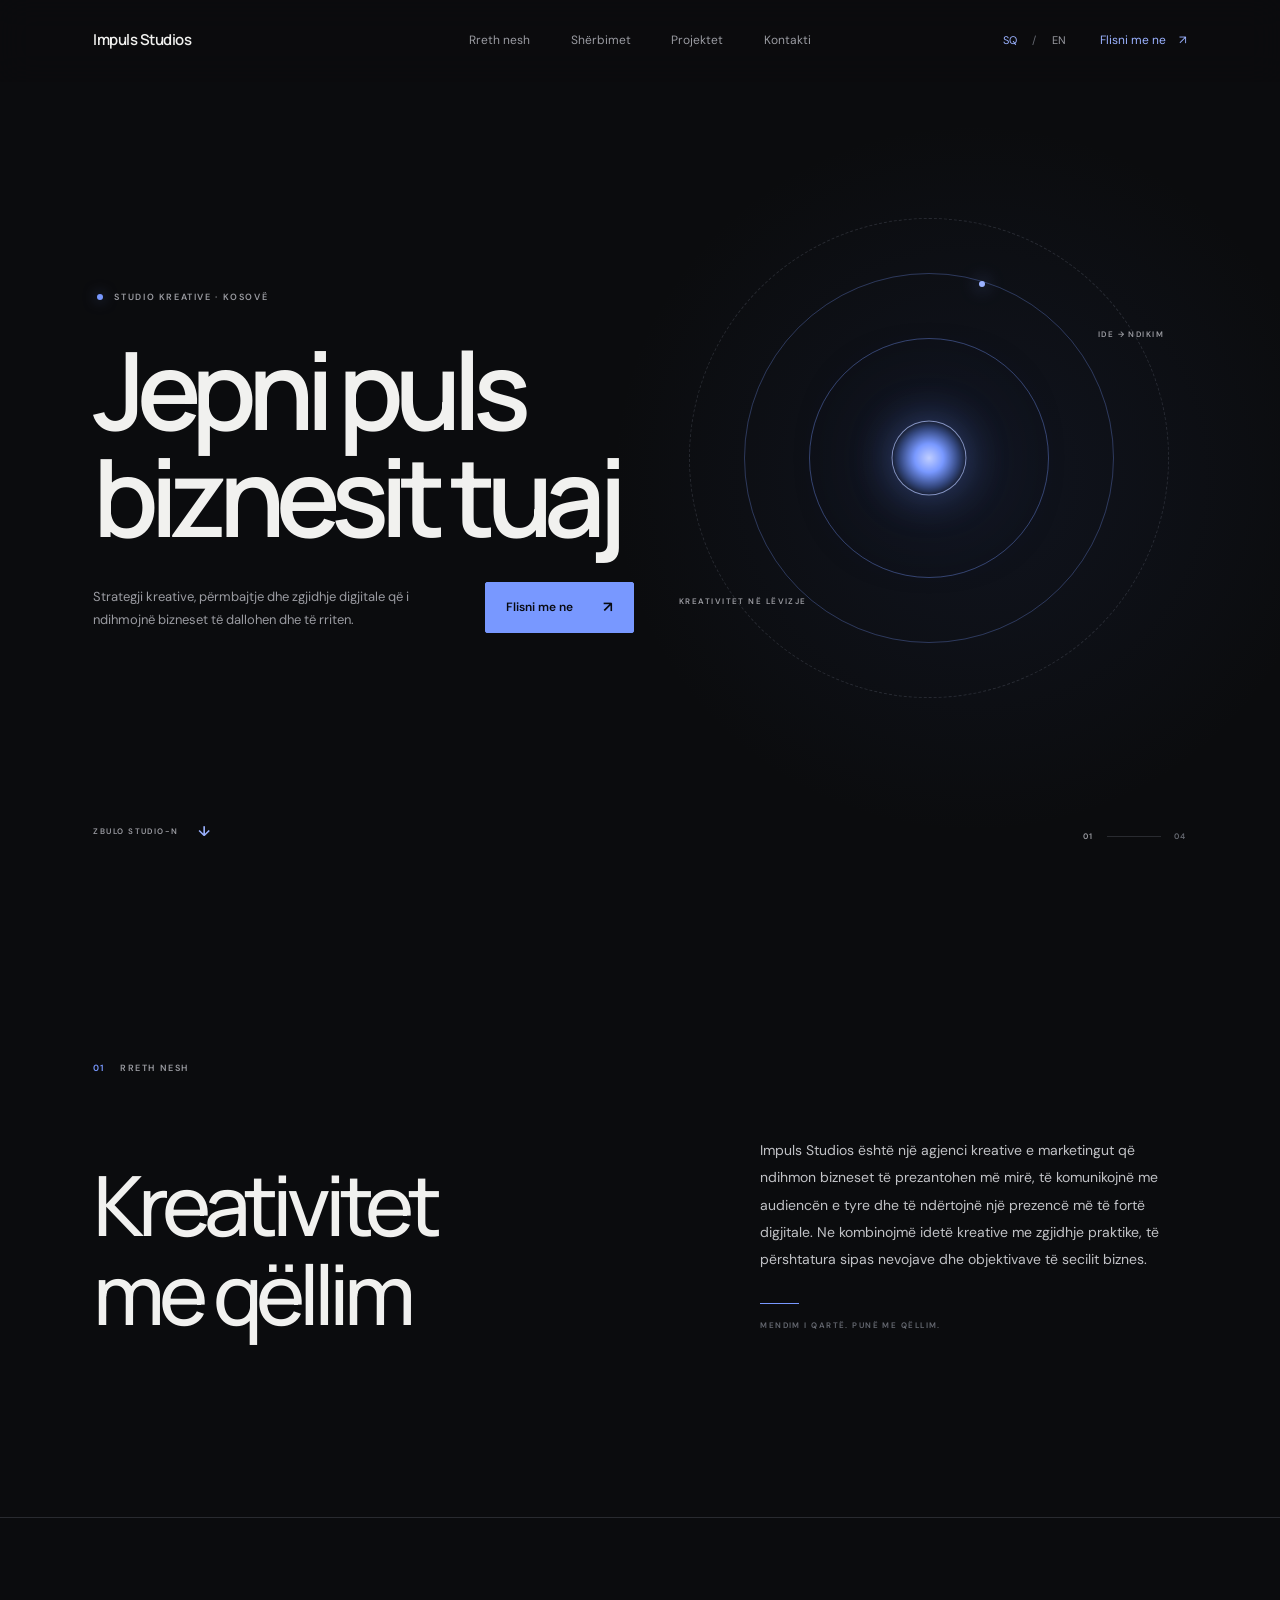
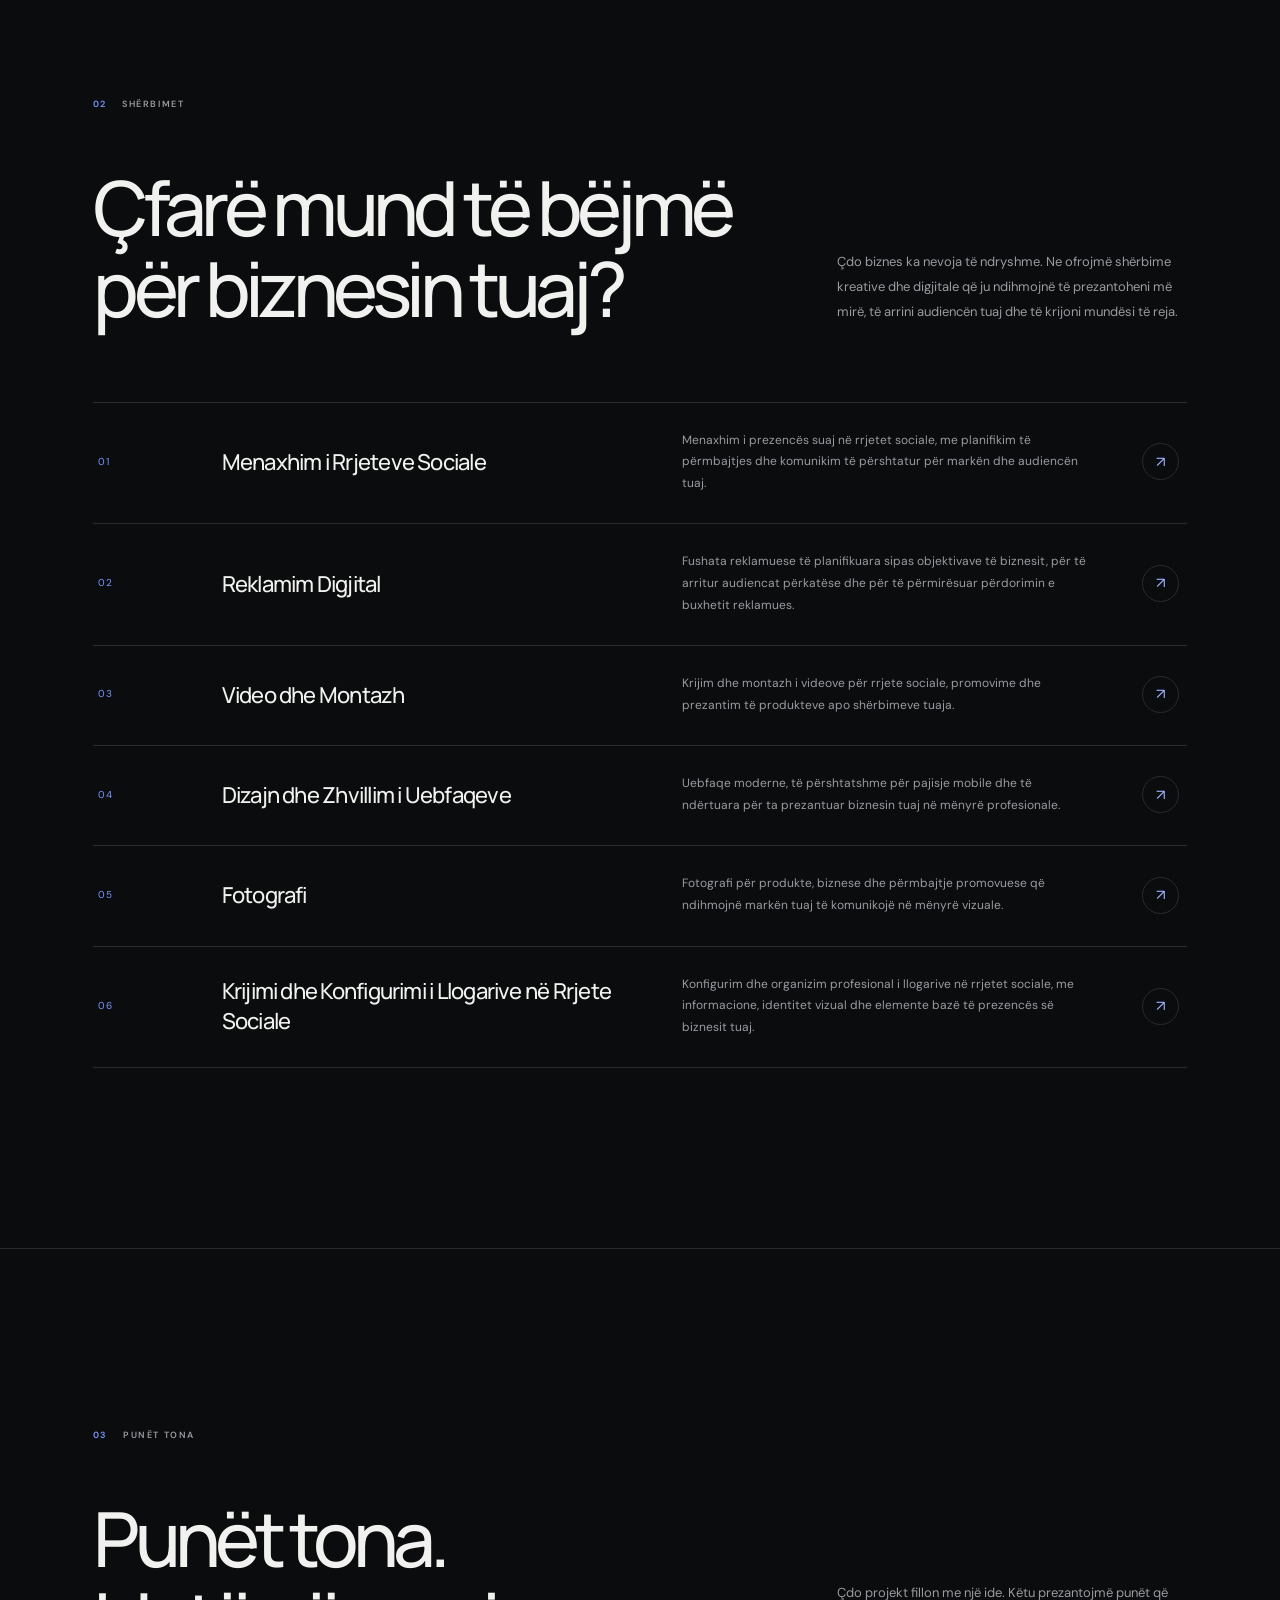
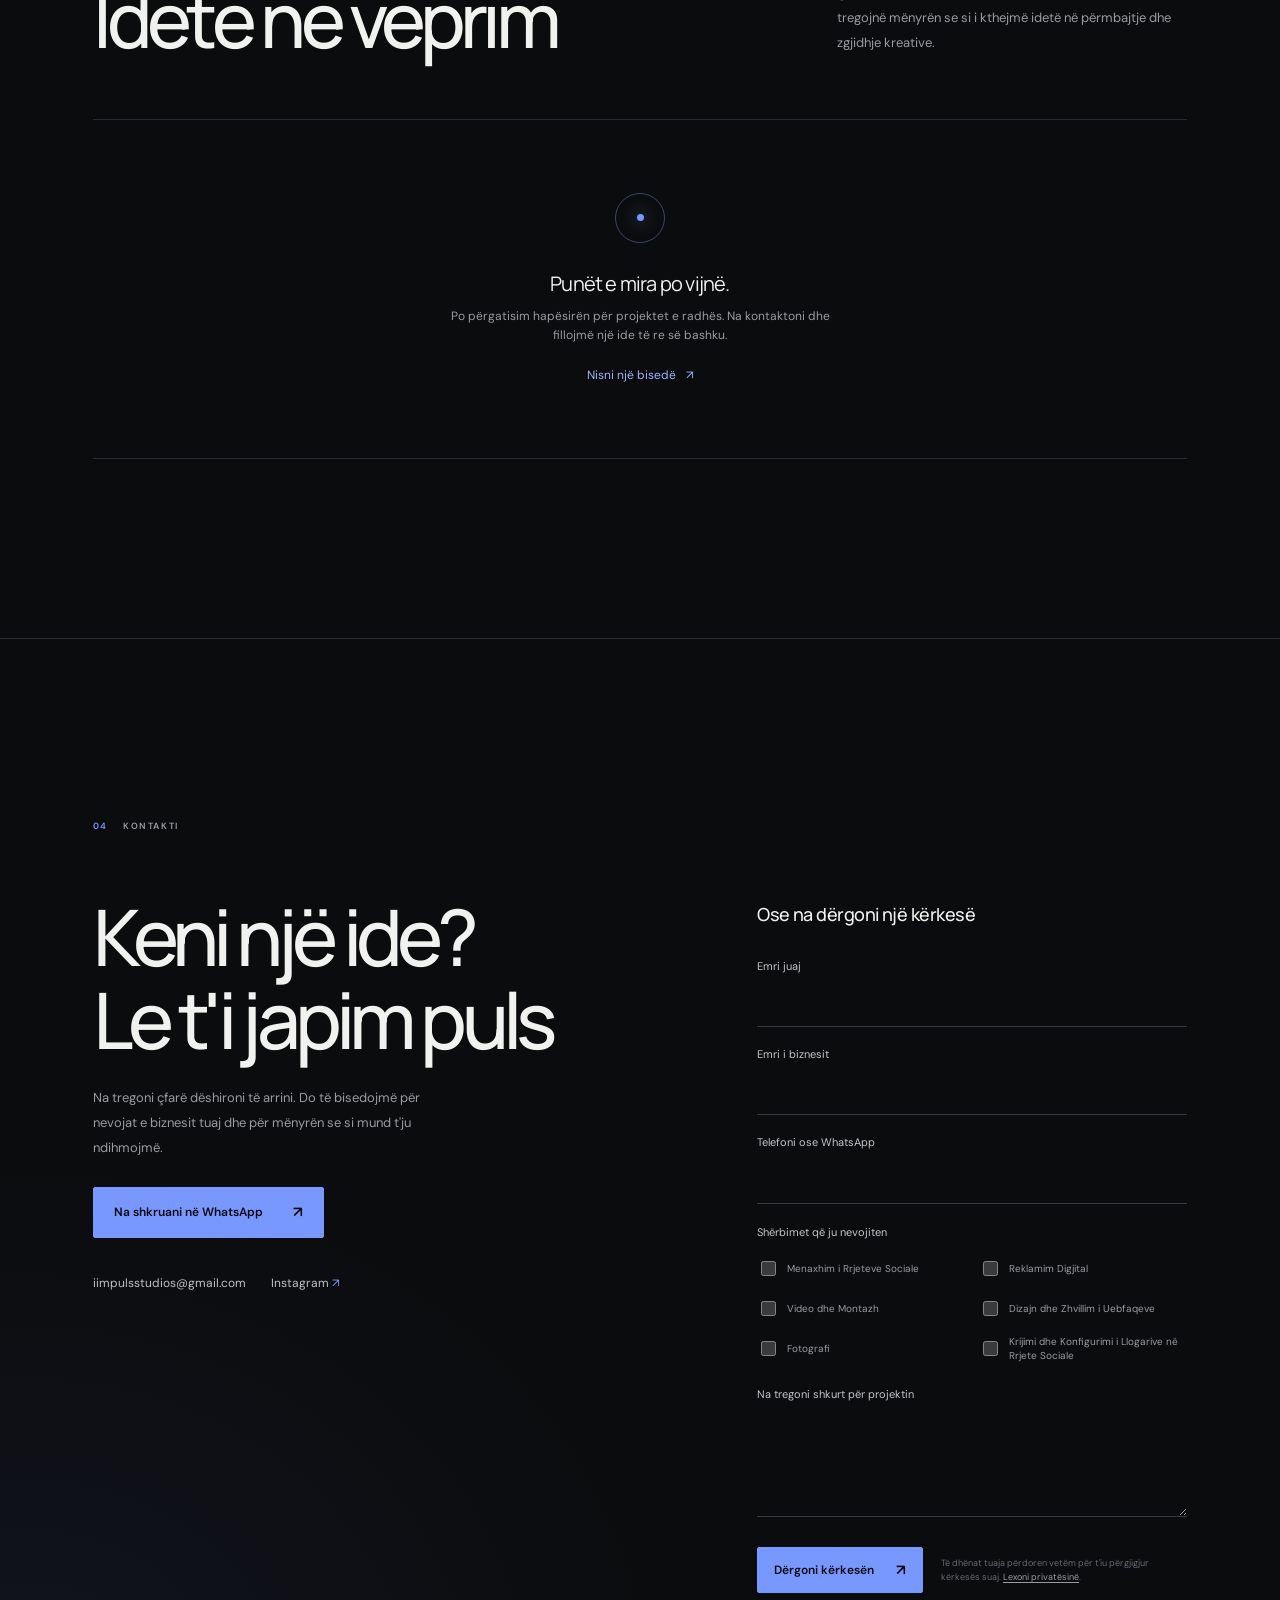
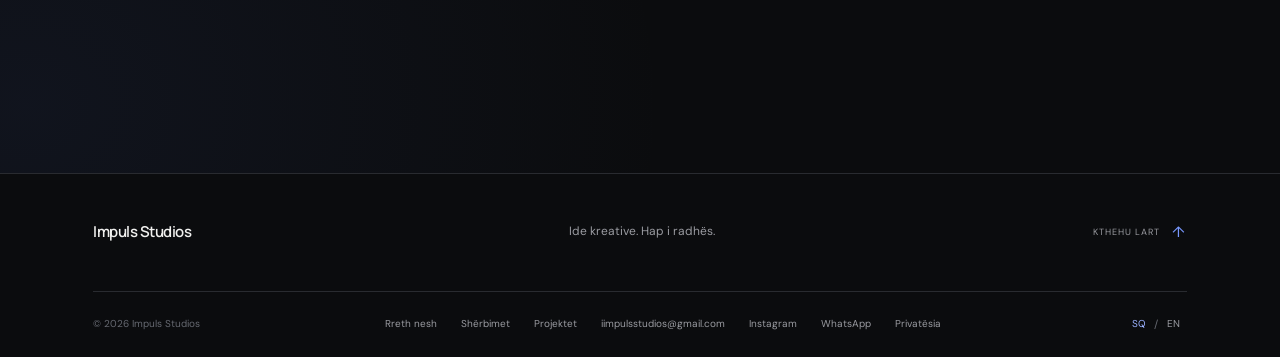
<file: index.html>
<!doctype html>
<html lang="sq">
  <head>
    <meta charset="utf-8">
    <meta name="viewport" content="width=device-width, initial-scale=1">
    <meta name="theme-color" content="#0b0c0e">
    <meta name="description" content="Strategji kreative, përmbajtje dhe zgjidhje digjitale për bizneset që duan të komunikojnë më mirë.">
    <meta property="og:type" content="website">
    <meta property="og:site_name" content="Impuls Studios">
    <meta property="og:locale" content="sq-XK">
    <meta property="og:title" content="Impuls Studios — Jepni puls biznesit tuaj.">
    <meta property="og:description" content="Strategji kreative, përmbajtje dhe zgjidhje digjitale për bizneset që duan të komunikojnë më mirë.">
    <title>Impuls Studios — Jepni puls biznesit tuaj.</title>
    <link rel="preconnect" href="https://fonts.googleapis.com">
    <link rel="preconnect" href="https://fonts.gstatic.com" crossorigin>
    <link href="https://fonts.googleapis.com/css2?family=DM+Sans:wght@400;500;600;700&family=Manrope:wght@400;500;600;700;800&display=swap" rel="stylesheet">
    <link rel="stylesheet" href="/styles.css">
    <script>
      document.documentElement.classList.add("js");
    </script>
    <script src="/app.js" defer></script>
  </head>
  <body>
    <a class="skip-link" href="#main">Kalo te përmbajtja</a>
    <header class="site-header" id="top">
      <a class="wordmark" href="#home" aria-label="Impuls Studios — faqja kryesore">Impuls Studios</a>
      <button class="menu-toggle" type="button" aria-expanded="false" aria-controls="primary-nav">
        <span class="menu-toggle-label">Menu</span>
        <span class="menu-icon" aria-hidden="true"><span></span><span></span></span>
      </button>
      <nav class="primary-nav" id="primary-nav" aria-label="Navigimi kryesor">
        <a href="#about" data-nav="about">Rreth nesh</a>
        <a href="#services" data-nav="services">Shërbimet</a>
        <a href="#work" data-nav="work">Projektet</a>
        <a href="#contact" data-nav="contact">Kontakti</a>
      </nav>
      <div class="header-actions">
        <div class="language-switch" role="group" aria-label="Zgjidh gjuhën">
          <button type="button" data-language="sq" aria-pressed="true">SQ</button>
          <span aria-hidden="true">/</span>
          <button type="button" data-language="en" aria-pressed="false">EN</button>
        </div>
        <a class="header-cta" href="https://wa.me/38343814168" target="_blank" rel="noopener noreferrer" data-contact="whatsapp"><span data-copy="nav.contactCta">Flisni me ne</span><span aria-hidden="true">↗</span></a>
      </div>
    </header>

    <main id="main">
      <section class="hero section-shell" id="home" aria-labelledby="hero-title">
        <div class="hero-copy">
          <p class="eyebrow hero-eyebrow"><span class="status-dot" aria-hidden="true"></span><span data-copy="hero.eyebrow">STUDIO KREATIVE · KOSOVË</span></p>
          <h1 id="hero-title" data-copy="hero.title">Jepni puls<br>biznesit tuaj<span class="title-period">.</span></h1>
          <div class="hero-bottom">
            <p class="hero-description" data-copy="hero.description">Strategji kreative, përmbajtje dhe zgjidhje digjitale që i ndihmojnë bizneset të dallohen dhe të rriten.</p>
            <a class="button button-primary whatsapp-link" href="https://wa.me/38343814168" target="_blank" rel="noopener noreferrer" data-contact="whatsapp">
              <span data-copy="hero.cta">Flisni me ne</span><span class="button-arrow" aria-hidden="true">↗</span>
            </a>
          </div>
        </div>
        <div class="hero-art" aria-hidden="true">
          <div class="orbit orbit-outer"></div>
          <div class="orbit orbit-middle"></div>
          <div class="orbit orbit-inner"></div>
          <span class="pulse-core"></span>
          <span class="orbit-label orbit-label-top" data-copy="hero.artTop">IDE → NDIKIM</span>
          <span class="orbit-label orbit-label-bottom" data-copy="hero.artBottom">KREATIVITET NË LËVIZJE</span>
          <span class="orbit-marker"></span>
        </div>
        <a class="hero-scroll" href="#about"><span data-copy="hero.scroll">ZBULO STUDIO-N</span><span aria-hidden="true">↓</span></a>
        <div class="hero-index" aria-hidden="true"><span>01</span><span class="hero-index-line"></span><span>04</span></div>
      </section>

      <section class="about-section section-shell section-space" id="about" aria-labelledby="about-title">
        <div class="section-kicker reveal"><span class="section-number">01</span><span data-copy="about.kicker">RRETH NESH</span></div>
        <div class="about-content reveal">
          <h2 class="section-heading" id="about-title" data-copy="about.title">Kreativitet<br>me qëllim<span class="title-period">.</span></h2>
          <div class="about-text">
            <p class="large-copy" data-copy="about.description">Impuls Studios është një agjenci kreative e marketingut që ndihmon bizneset të prezantohen më mirë, të komunikojnë me audiencën e tyre dhe të ndërtojnë një prezencë më të fortë digjitale. Ne kombinojmë idetë kreative me zgjidhje praktike, të përshtatura sipas nevojave dhe objektivave të secilit biznes.</p>
            <span class="about-rule" aria-hidden="true"></span>
            <p class="micro-copy" data-copy="about.note">MENDIM I QARTË. PUNË ME QËLLIM.</p>
          </div>
        </div>
      </section>

      <section class="services-section section-shell section-space" id="services" aria-labelledby="services-title">
        <div class="section-kicker reveal"><span class="section-number">02</span><span data-copy="services.kicker">SHËRBIMET</span></div>
        <div class="services-intro reveal">
          <h2 class="section-heading" id="services-title" data-copy="services.title">Çfarë mund të bëjmë<br>për biznesin tuaj?</h2>
          <p class="section-intro" data-copy="services.description">Çdo biznes ka nevoja të ndryshme. Ne ofrojmë shërbime kreative dhe digjitale që ju ndihmojnë të prezantoheni më mirë, të arrini audiencën tuaj dhe të krijoni mundësi të reja.</p>
        </div>
        <div class="service-list" id="service-list" aria-live="polite"></div>
      </section>

      <section class="work-section section-shell section-space" id="work" aria-labelledby="work-title">
        <div class="section-kicker reveal"><span class="section-number">03</span><span data-copy="work.kicker">PUNËT TONA</span></div>
        <div class="work-intro reveal">
          <h2 class="section-heading" id="work-title" data-copy="work.title">Punët tona.<br>Idetë në veprim<span class="title-period">.</span></h2>
          <p class="section-intro" data-copy="work.description">Çdo projekt fillon me një ide. Këtu prezantojmë punët që tregojnë mënyrën se si i kthejmë idetë në përmbajtje dhe zgjidhje kreative.</p>
        </div>
        <div class="project-grid" id="project-grid"></div>
        <div class="work-empty reveal" id="work-empty">
          <span class="empty-signal" aria-hidden="true"><span></span></span>
          <p class="empty-title" data-copy="work.emptyTitle">Punët e mira po vijnë.</p>
          <p class="empty-description" data-copy="work.emptyDescription">Po përgatisim hapësirën për projektet e radhës. Na kontaktoni dhe fillojmë një ide të re së bashku.</p>
          <a class="text-link" href="#contact"><span data-copy="work.emptyCta">Nisni një bisedë</span><span aria-hidden="true">↗</span></a>
        </div>
      </section>

      <section class="contact-section section-shell section-space" id="contact" aria-labelledby="contact-title">
        <div class="section-kicker reveal"><span class="section-number">04</span><span data-copy="contact.kicker">KONTAKTI</span></div>
        <div class="contact-layout">
          <div class="contact-copy reveal">
            <h2 class="section-heading" id="contact-title" data-copy="contact.title">Keni një ide?<br>Le t'i japim puls<span class="title-period">.</span></h2>
            <p class="section-intro" data-copy="contact.description">Na tregoni çfarë dëshironi të arrini. Do të bisedojmë për nevojat e biznesit tuaj dhe për mënyrën se si mund t'ju ndihmojmë.</p>
            <a class="button button-primary contact-whatsapp whatsapp-link" href="https://wa.me/38343814168" target="_blank" rel="noopener noreferrer" data-contact="whatsapp"><span data-copy="contact.whatsapp">Na shkruani në WhatsApp</span><span class="button-arrow" aria-hidden="true">↗</span></a>
            <div class="contact-details">
              <a href="mailto:iimpulsstudios@gmail.com" data-contact="email">iimpulsstudios@gmail.com</a>
              <a href="https://www.instagram.com/impuls_studios/" target="_blank" rel="noopener noreferrer" data-contact="instagram">Instagram <span aria-hidden="true">↗</span></a>
            </div>
          </div>
          <form class="inquiry-form reveal" name="inquiry" method="POST" action="/thank-you.html" data-netlify="true" netlify-honeypot="bot-field">
            <input type="hidden" name="form-name" value="inquiry">
            <p class="honeypot-field" aria-hidden="true"><label>Leave this field empty <input name="bot-field" tabindex="-1" autocomplete="off"></label></p>
            <p class="form-heading" data-copy="form.heading">Ose na dërgoni një kërkesë</p>
            <label class="field-label" for="visitor-name" data-copy="form.name">Emri juaj</label>
            <input class="text-input" id="visitor-name" name="name" type="text" autocomplete="name" required maxlength="120">
            <label class="field-label" for="business-name" data-copy="form.business">Emri i biznesit</label>
            <input class="text-input" id="business-name" name="business" type="text" autocomplete="organization" required maxlength="160">
            <label class="field-label" for="visitor-phone" data-copy="form.phone">Telefoni ose WhatsApp</label>
            <input class="text-input" id="visitor-phone" name="phone" type="tel" autocomplete="tel" required maxlength="40">
            <fieldset class="service-options">
              <legend class="field-label" data-copy="form.services">Shërbimet që ju nevojiten <span data-copy="form.chooseAny">(zgjidhni një ose më shumë)</span></legend>
              <div id="service-options-list"></div>
            </fieldset>
            <label class="field-label" for="project-description" data-copy="form.description">Na tregoni shkurt për projektin</label>
            <textarea class="text-input textarea-input" id="project-description" name="description" rows="4" required maxlength="3000"></textarea>
            <div class="form-footer">
              <button class="button button-primary submit-button" type="submit"><span data-copy="form.submit">Dërgoni kërkesën</span><span class="button-arrow" aria-hidden="true">↗</span></button>
              <p class="form-privacy"><span data-copy="form.privacy"><span data-copy-text>Të dhënat tuaja përdoren vetëm për t'iu përgjigjur kërkesës suaj.</span></span> <a href="/privacy.html" data-copy="form.privacyLink">Lexoni privatësinë</a>.</p>
            </div>
            <p class="form-status" id="form-status" role="status" aria-live="polite"></p>
            <p class="form-configuration" id="form-configuration" hidden data-copy="form.configuration">Formulari do të mundësohet pasi faqja të publikohet në Netlify. Për momentin, na shkruani në WhatsApp ose email.</p>
          </form>
        </div>
      </section>
    </main>

    <footer class="site-footer section-shell">
      <div class="footer-top">
        <a class="wordmark footer-wordmark" href="#home" aria-label="Impuls Studios — faqja kryesore">Impuls Studios</a>
        <p data-copy="footer.tagline">Ide kreative. Hap i radhës.</p>
        <a class="back-to-top" href="#top"><span data-copy="footer.backToTop">KTHEHU LART</span><span aria-hidden="true">↑</span></a>
      </div>
      <div class="footer-bottom">
        <span>© <span id="current-year"></span> <span class="copyright-name">Impuls Studios</span></span>
        <div class="footer-links">
          <a href="#about" data-nav="about">Rreth nesh</a><a href="#services" data-nav="services">Shërbimet</a><a href="#work" data-nav="work">Projektet</a><a href="mailto:iimpulsstudios@gmail.com" data-contact="email">Email</a><a href="https://www.instagram.com/impuls_studios/" target="_blank" rel="noopener noreferrer" data-contact="instagram" data-copy="footer.instagram">Instagram</a><a href="https://wa.me/38343814168" target="_blank" rel="noopener noreferrer" data-copy="footer.whatsapp">WhatsApp</a><a href="/privacy.html" data-copy="footer.privacy">Privatësia</a>
        </div>
        <div class="footer-language language-switch" role="group" aria-label="Zgjidh gjuhën">
          <button type="button" data-language="sq" aria-pressed="true">SQ</button><span aria-hidden="true">/</span><button type="button" data-language="en" aria-pressed="false">EN</button>
        </div>
      </div>
    </footer>

    <dialog class="project-dialog" id="project-dialog" aria-labelledby="dialog-title">
      <div class="dialog-top">
        <p class="dialog-category" id="dialog-category"></p>
        <button class="dialog-close" type="button" data-close-dialog aria-label="Mbyll dritaren e projektit">×</button>
      </div>
      <h2 class="dialog-title" id="dialog-title"></h2>
      <p class="dialog-description" id="dialog-description"></p>
      <div class="dialog-gallery" id="dialog-gallery"></div>
    </dialog>
    <dialog class="media-dialog" id="media-dialog" aria-label="Shfaq media">
      <button class="media-close" type="button" data-close-media aria-label="Mbyll median">×</button>
      <div id="media-view"></div>
    </dialog>
    <script>
      if (/(?:^#|[&#])(?:invite_token|recovery_token|confirmation_token|email_change_token)=/.test(window.location.hash)) {
        const identityScript = document.createElement("script");
        identityScript.src = "https://identity.netlify.com/v1/netlify-identity-widget.js";
        identityScript.onload = () => {
          if (window.netlifyIdentity) {
            window.netlifyIdentity.on("login", () => {
              window.location.replace("/admin/");
            });
          }
        };
        document.head.append(identityScript);
      }
    </script>
  </body>
</html>
</file>
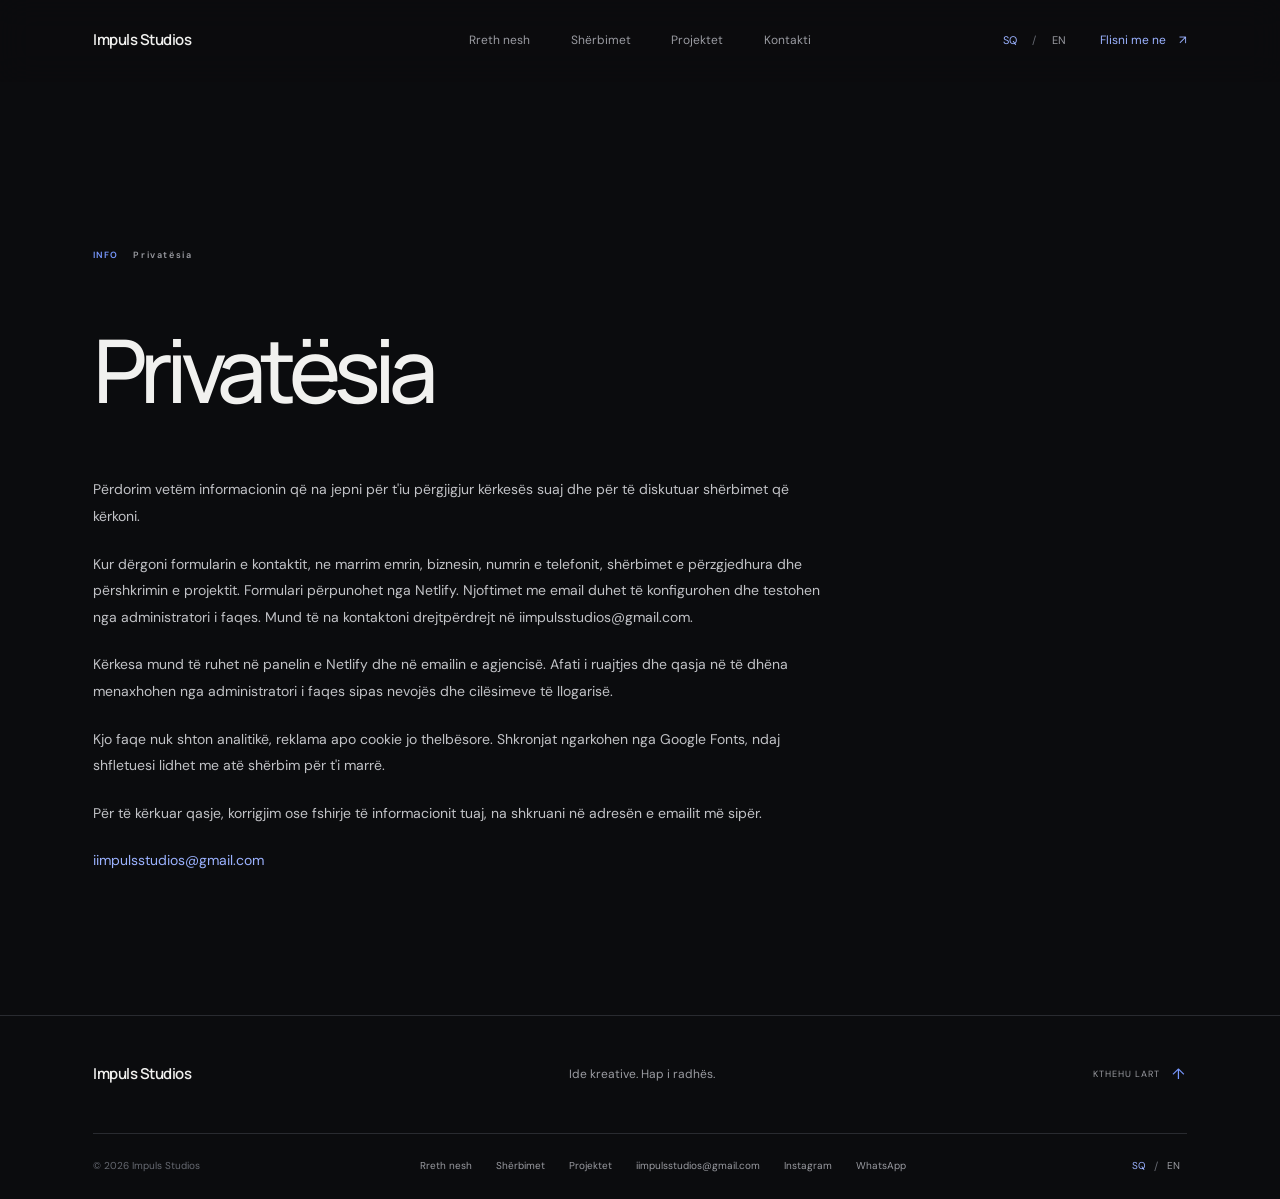
<file: privacy.html>
<!doctype html>
<html lang="sq">
  <head>
    <meta charset="utf-8">
    <meta name="viewport" content="width=device-width, initial-scale=1">
    <meta name="theme-color" content="#0b0c0e">
    <meta name="description" content="Informacion mbi privatësinë dhe të dhënat e dërguara përmes formularit të kontaktit të Impuls Studios.">
    <meta property="og:type" content="website">
    <meta property="og:site_name" content="Impuls Studios">
    <meta property="og:locale" content="sq-XK">
    <meta property="og:title" content="Privatësia — Impuls Studios">
    <meta property="og:description" content="Informacion mbi privatësinë dhe të dhënat e dërguara përmes formularit të kontaktit të Impuls Studios.">
    <title>Privatësia — Impuls Studios</title>
    <link rel="preconnect" href="https://fonts.googleapis.com">
    <link rel="preconnect" href="https://fonts.gstatic.com" crossorigin>
    <link href="https://fonts.googleapis.com/css2?family=DM+Sans:wght@400;500;600;700&family=Manrope:wght@400;500;600;700;800&display=swap" rel="stylesheet">
    <link rel="stylesheet" href="/styles.css">
    <script>document.documentElement.classList.add("js");</script>
    <script src="/app.js" defer></script>
  </head>
  <body>
    <a class="skip-link" href="#main">Kalo te përmbajtja</a>
    <header class="site-header">
      <a class="wordmark" href="/" aria-label="Impuls Studios">Impuls Studios</a>
      <button class="menu-toggle" type="button" aria-expanded="false" aria-controls="primary-nav" aria-label="Hap navigimin"><span class="menu-toggle-label">Menu</span><span class="menu-icon" aria-hidden="true"><span></span><span></span></span></button>
      <nav class="primary-nav" id="primary-nav" aria-label="Navigimi kryesor">
        <a href="/#about" data-nav="about">Rreth nesh</a>
        <a href="/#services" data-nav="services">Shërbimet</a>
        <a href="/#work" data-nav="work">Projektet</a>
        <a href="/#contact" data-nav="contact">Kontakti</a>
      </nav>
      <div class="header-actions">
        <div class="language-switch" role="group" aria-label="Zgjidh gjuhën"><button type="button" data-language="sq" aria-pressed="true">SQ</button><span aria-hidden="true">/</span><button type="button" data-language="en" aria-pressed="false">EN</button></div>
        <a class="header-cta" href="https://wa.me/38343814168" target="_blank" rel="noopener noreferrer" data-contact="whatsapp"><span data-copy="nav.contactCta">Flisni me ne</span><span aria-hidden="true">↗</span></a>
      </div>
    </header>
    <main class="privacy-main section-shell" id="main">
      <div class="section-kicker"><span class="section-number">INFO</span><span data-copy="footer.privacy">Privatësia</span></div>
      <h1 id="privacy-title">Privatësia</h1>
      <div class="privacy-copy">
        <p id="privacy-intro">Përdorim vetëm informacionin që na jepni për t'iu përgjigjur kërkesës suaj dhe për të diskutuar shërbimet që kërkoni.</p>
        <p id="privacy-submitted"></p>
        <p id="privacy-storage"></p>
        <p id="privacy-cookies"></p>
        <p id="privacy-rights"></p>
        <p><a href="mailto:iimpulsstudios@gmail.com" data-contact="email">iimpulsstudios@gmail.com</a></p>
      </div>
    </main>
    <footer class="site-footer section-shell">
      <div class="footer-top">
        <a class="wordmark footer-wordmark" href="/">Impuls Studios</a>
        <p data-copy="footer.tagline">Ide kreative. Hap i radhës.</p>
        <a class="back-to-top" href="/"><span data-copy="footer.backToTop">KTHEHU LART</span><span aria-hidden="true">↑</span></a>
      </div>
      <div class="footer-bottom">
        <span>© <span id="current-year"></span> <span class="copyright-name">Impuls Studios</span></span>
        <div class="footer-links">
          <a href="/#about" data-nav="about">Rreth nesh</a><a href="/#services" data-nav="services">Shërbimet</a><a href="/#work" data-nav="work">Projektet</a><a href="mailto:iimpulsstudios@gmail.com" data-contact="email">Email</a><a href="https://www.instagram.com/impuls_studios/" target="_blank" rel="noopener noreferrer" data-contact="instagram" data-copy="footer.instagram">Instagram</a><a href="https://wa.me/38343814168" target="_blank" rel="noopener noreferrer" data-copy="footer.whatsapp">WhatsApp</a>
        </div>
        <div class="footer-language language-switch" role="group" aria-label="Zgjidh gjuhën"><button type="button" data-language="sq" aria-pressed="true">SQ</button><span aria-hidden="true">/</span><button type="button" data-language="en" aria-pressed="false">EN</button></div>
      </div>
    </footer>
  </body>
</html>
</file>
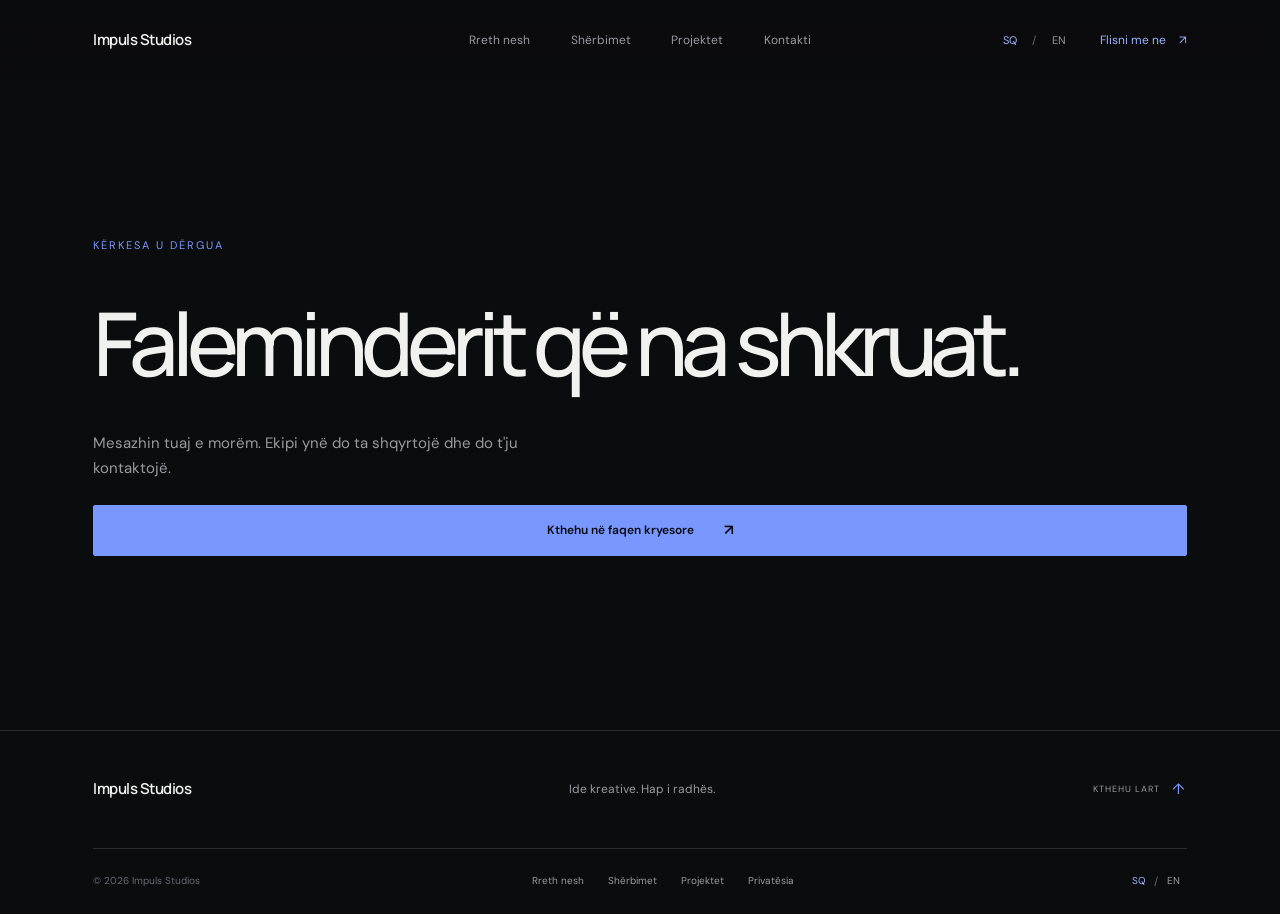
<file: thank-you.html>
<!doctype html>
<html lang="sq">
  <head>
    <meta charset="utf-8">
    <meta name="viewport" content="width=device-width, initial-scale=1">
    <meta name="robots" content="noindex">
    <meta name="theme-color" content="#0b0c0e">
    <meta name="description" content="Faleminderit që kontaktuat Impuls Studios.">
    <meta property="og:type" content="website">
    <meta property="og:site_name" content="Impuls Studios">
    <meta property="og:locale" content="sq-XK">
    <meta property="og:title" content="Faleminderit — Impuls Studios">
    <meta property="og:description" content="Faleminderit që kontaktuat Impuls Studios.">
    <title>Faleminderit — Impuls Studios</title>
    <link rel="preconnect" href="https://fonts.googleapis.com">
    <link rel="preconnect" href="https://fonts.gstatic.com" crossorigin>
    <link href="https://fonts.googleapis.com/css2?family=DM+Sans:wght@400;500;600;700&family=Manrope:wght@400;500;600;700;800&display=swap" rel="stylesheet">
    <link rel="stylesheet" href="/styles.css">
    <script>document.documentElement.classList.add("js");</script>
    <script src="/app.js" defer></script>
  </head>
  <body>
    <a class="skip-link" href="#main">Kalo te përmbajtja</a>
    <header class="site-header">
      <a class="wordmark" href="/" aria-label="Impuls Studios">Impuls Studios</a>
      <button class="menu-toggle" type="button" aria-expanded="false" aria-controls="primary-nav" aria-label="Hap navigimin"><span class="menu-toggle-label">Menu</span><span class="menu-icon" aria-hidden="true"><span></span><span></span></span></button>
      <nav class="primary-nav" id="primary-nav" aria-label="Navigimi kryesor">
        <a href="/#about" data-nav="about">Rreth nesh</a>
        <a href="/#services" data-nav="services">Shërbimet</a>
        <a href="/#work" data-nav="work">Projektet</a>
        <a href="/#contact" data-nav="contact">Kontakti</a>
      </nav>
      <div class="header-actions">
        <div class="language-switch" role="group" aria-label="Zgjidh gjuhën"><button type="button" data-language="sq" aria-pressed="true">SQ</button><span aria-hidden="true">/</span><button type="button" data-language="en" aria-pressed="false">EN</button></div>
        <a class="header-cta" href="https://wa.me/38343814168" target="_blank" rel="noopener noreferrer" data-contact="whatsapp"><span data-copy="nav.contactCta">Flisni me ne</span><span aria-hidden="true">↗</span></a>
      </div>
    </header>
    <main class="not-found-main section-shell" id="main">
      <p class="not-found-code" data-copy="thankYou.kicker">KËRKESA U DËRGUA</p>
      <h1 id="thank-you-title" data-copy="thankYou.title">Faleminderit që na shkruat.</h1>
      <p id="thank-you-description" data-copy="thankYou.description">Mesazhin tuaj e morëm. Ekipi ynë do ta shqyrtojë dhe do t'ju kontaktojë.</p>
      <a class="button button-primary" href="/" id="thank-you-home"><span data-copy="thankYou.home">Kthehu në faqen kryesore</span><span class="button-arrow" aria-hidden="true">↗</span></a>
    </main>
    <footer class="site-footer section-shell">
      <div class="footer-top">
        <a class="wordmark footer-wordmark" href="/">Impuls Studios</a>
        <p data-copy="footer.tagline">Ide kreative. Hap i radhës.</p>
        <a class="back-to-top" href="/"><span data-copy="footer.backToTop">KTHEHU LART</span><span aria-hidden="true">↑</span></a>
      </div>
      <div class="footer-bottom">
        <span>© <span id="current-year"></span> <span class="copyright-name">Impuls Studios</span></span>
        <div class="footer-links">
          <a href="/#about" data-nav="about">Rreth nesh</a><a href="/#services" data-nav="services">Shërbimet</a><a href="/#work" data-nav="work">Projektet</a><a href="/privacy.html" data-copy="footer.privacy">Privatësia</a>
        </div>
        <div class="footer-language language-switch" role="group" aria-label="Zgjidh gjuhën"><button type="button" data-language="sq" aria-pressed="true">SQ</button><span aria-hidden="true">/</span><button type="button" data-language="en" aria-pressed="false">EN</button></div>
      </div>
    </footer>
  </body>
</html>
</file>
<file: styles.css>
:root {
  color-scheme: dark;
  --background: #0b0c0e;
  --surface: #111317;
  --surface-light: #191c21;
  --text: #f1f1ef;
  --muted: #9a9ba1;
  --dim: #666971;
  --line: #292b30;
  --blue: #7898ff;
  --blue-bright: #9bb2ff;
  --font-body: "DM Sans", "Segoe UI", sans-serif;
  --font-display: "Manrope", "Segoe UI", sans-serif;
  --page-gutter: clamp(24px, 7.3vw, 112px);
  --content-width: 1440px;
}

* {
  box-sizing: border-box;
}

html {
  scroll-behavior: smooth;
  scroll-padding-top: 100px;
  background: var(--background);
}

body {
  margin: 0;
  background: var(--background);
  color: var(--text);
  font-family: var(--font-body);
  font-size: 15px;
  line-height: 1.65;
  -webkit-font-smoothing: antialiased;
  text-rendering: optimizeLegibility;
}

body:has(dialog[open]) {
  overflow: hidden;
}

a {
  color: inherit;
  text-decoration: none;
}

button,
input,
textarea {
  color: inherit;
  font: inherit;
}

button,
a,
input,
textarea {
  -webkit-tap-highlight-color: transparent;
}

button:focus-visible,
a:focus-visible,
input:focus-visible,
textarea:focus-visible {
  outline: 2px solid var(--blue-bright);
  outline-offset: 4px;
}

::selection {
  background: var(--blue);
  color: var(--background);
}

.skip-link {
  position: fixed;
  z-index: 20;
  top: 10px;
  left: 10px;
  transform: translateY(-160%);
  padding: 10px 16px;
  background: var(--blue);
  color: var(--background);
}

.skip-link:focus {
  transform: translateY(0);
}

.site-header {
  position: sticky;
  z-index: 10;
  top: 0;
  display: grid;
  grid-template-columns: 1fr auto 1fr;
  align-items: center;
  min-height: 82px;
  padding: 0 var(--page-gutter);
  border-bottom: 1px solid transparent;
  background: rgb(11 12 14 / 82%);
  backdrop-filter: blur(16px);
  transition: border-color 220ms ease, background-color 220ms ease;
}

.site-header.is-scrolled {
  border-bottom-color: var(--line);
  background: rgb(11 12 14 / 95%);
}

.wordmark {
  display: inline-flex;
  width: fit-content;
  align-items: flex-start;
  font-family: var(--font-display);
  font-size: 15px;
  font-weight: 600;
  letter-spacing: -0.035em;
}

.primary-nav,
.header-actions {
  display: flex;
  align-items: center;
}

.primary-nav {
  gap: clamp(22px, 3.2vw, 50px);
}

.primary-nav a,
.footer-links a {
  color: var(--muted);
  font-size: 12px;
  transition: color 180ms ease;
}

.primary-nav a:hover,
.footer-links a:hover {
  color: var(--text);
}

.header-actions {
  justify-self: end;
  gap: 26px;
}

.language-switch {
  display: inline-flex;
  align-items: center;
  gap: 7px;
  color: var(--dim);
  font-size: 11px;
  letter-spacing: 0.04em;
}

.language-switch button {
  min-width: 30px;
  min-height: 34px;
  padding: 4px 2px;
  border: 0;
  background: transparent;
  color: var(--muted);
  cursor: pointer;
  font-size: 11px;
}

.language-switch button[aria-pressed="true"] {
  color: var(--blue-bright);
}

.header-cta,
.text-link {
  display: inline-flex;
  align-items: center;
  gap: 13px;
  color: var(--text);
  font-size: 12px;
}

.header-cta span,
.text-link span:last-child {
  color: var(--blue-bright);
  transition: transform 180ms ease;
}

.header-cta:hover span,
.text-link:hover span:last-child {
  transform: translate(3px, -3px);
}

.menu-toggle {
  display: none;
}

.section-shell {
  width: min(100%, var(--content-width));
  margin-inline: auto;
  padding-inline: var(--page-gutter);
}

.hero {
  position: relative;
  display: grid;
  min-height: min(800px, calc(100svh - 82px));
  grid-template-columns: minmax(0, 1.08fr) minmax(280px, 0.92fr);
  align-items: center;
  overflow: hidden;
  padding-top: 74px;
  padding-bottom: 130px;
}

.hero::before {
  position: absolute;
  top: 4%;
  right: -5%;
  width: 58%;
  height: 91%;
  background: radial-gradient(ellipse at center, rgb(48 69 132 / 14%), transparent 69%);
  content: "";
  pointer-events: none;
}

.hero-copy {
  position: relative;
  z-index: 1;
  padding-top: 15px;
}

.eyebrow,
.section-kicker,
.micro-copy,
.hero-scroll,
.hero-index,
.orbit-label {
  font-size: 9px;
  font-weight: 600;
  letter-spacing: 0.18em;
}

.hero-eyebrow {
  display: flex;
  align-items: center;
  gap: 11px;
  margin: 0 0 31px 4px;
  color: var(--muted);
}

.status-dot {
  width: 6px;
  height: 6px;
  border-radius: 50%;
  background: var(--blue);
  box-shadow: 0 0 14px rgb(120 152 255 / 55%);
}

h1,
h2,
p {
  margin-top: 0;
}

.hero h1 {
  max-width: 800px;
  margin-bottom: 33px;
  font-family: var(--font-display);
  font-size: clamp(58px, 8.45vw, 122px);
  font-weight: 600;
  letter-spacing: -0.085em;
  line-height: 0.99;
}

.title-period {
  color: var(--blue);
}

.hero-bottom {
  display: flex;
  max-width: 570px;
  align-items: center;
  gap: clamp(24px, 4vw, 60px);
}

.hero-description {
  max-width: 340px;
  margin: 0;
  color: var(--muted);
  font-size: 13px;
  line-height: 1.8;
}

.button {
  display: inline-flex;
  min-height: 51px;
  align-items: center;
  justify-content: center;
  gap: 30px;
  padding: 0 20px;
  border: 1px solid var(--blue);
  border-radius: 2px;
  cursor: pointer;
  font-size: 12px;
  font-weight: 600;
  white-space: nowrap;
  transition: color 180ms ease, background-color 180ms ease, transform 180ms ease;
}

.button-primary {
  background: var(--blue);
  color: #080a10;
}

.button-primary:hover {
  transform: translateY(-2px);
  background: var(--blue-bright);
  border-color: var(--blue-bright);
}

.button-arrow {
  font-size: 15px;
  line-height: 1;
}

.hero-art {
  position: relative;
  z-index: 1;
  width: min(100%, 500px);
  aspect-ratio: 1;
  justify-self: end;
  margin: 8px 1.5% 0 0;
}

.orbit {
  position: absolute;
  top: 50%;
  left: 50%;
  aspect-ratio: 1;
  border: 1px solid rgb(120 152 255 / 28%);
  border-radius: 50%;
  transform: translate(-50%, -50%);
}

.orbit-outer {
  width: 96%;
  border-style: dashed;
  border-color: rgb(193 202 225 / 15%);
  animation: orbit-turn 90s linear infinite;
}

.orbit-middle {
  width: 74%;
  border-color: rgb(120 152 255 / 30%);
}

.orbit-inner {
  width: 48%;
  border-color: rgb(120 152 255 / 38%);
}

.pulse-core {
  position: absolute;
  top: 50%;
  left: 50%;
  width: 15%;
  aspect-ratio: 1;
  border: 1px solid rgb(177 195 255 / 70%);
  border-radius: 50%;
  background: radial-gradient(circle, #c0ceff 0, #7898ff 28%, rgb(66 92 165 / 70%) 57%, transparent 76%);
  box-shadow: 0 0 42px rgb(86 118 218 / 47%), 0 0 110px rgb(74 103 199 / 25%);
  transform: translate(-50%, -50%);
  animation: pulse-glow 4.8s ease-in-out infinite;
}

.orbit-marker {
  position: absolute;
  top: 14.5%;
  left: 60%;
  width: 6px;
  height: 6px;
  border-radius: 50%;
  background: var(--blue-bright);
  box-shadow: 0 0 18px var(--blue);
}

.orbit-label {
  position: absolute;
  color: var(--muted);
  font-size: 8px;
}

.orbit-label-top {
  top: 24%;
  right: 3%;
}

.orbit-label-bottom {
  bottom: 20%;
  left: 0;
}

.hero-scroll,
.hero-index {
  position: absolute;
  bottom: 39px;
  display: flex;
  align-items: center;
  color: var(--muted);
}

.hero-scroll {
  left: var(--page-gutter);
  gap: 19px;
  font-size: 8px;
}

.hero-scroll span:last-child {
  color: var(--blue-bright);
  font-size: 14px;
}

.hero-index {
  right: var(--page-gutter);
  gap: 13px;
  font-size: 8px;
}

.hero-index span:last-child {
  color: var(--dim);
}

.hero-index-line {
  width: 54px;
  height: 1px;
  background: var(--line);
}

.section-space {
  padding-top: clamp(110px, 14vw, 205px);
  padding-bottom: clamp(110px, 14vw, 205px);
}

.section-kicker {
  display: flex;
  align-items: center;
  gap: 16px;
  color: var(--muted);
}

.section-number {
  color: var(--blue);
  letter-spacing: 0.08em;
}

.about-content {
  display: grid;
  grid-template-columns: 1fr minmax(290px, 0.75fr);
  align-items: end;
  gap: 9%;
  margin-top: 61px;
}

.section-heading {
  margin-bottom: 0;
  font-family: var(--font-display);
  font-size: clamp(42px, 6.5vw, 84px);
  font-weight: 500;
  letter-spacing: -0.075em;
  line-height: 1.07;
}

.about-text {
  padding-bottom: 6px;
}

.large-copy {
  max-width: 535px;
  margin-bottom: 29px;
  color: #c1c2c6;
  font-size: 14px;
  line-height: 1.95;
}

.about-rule {
  display: block;
  width: 39px;
  height: 1px;
  margin-bottom: 15px;
  background: var(--blue);
}

.micro-copy {
  margin-bottom: 0;
  color: var(--dim);
  font-size: 8px;
}

.services-section {
  border-top: 1px solid var(--line);
}

.services-intro,
.work-intro {
  display: flex;
  align-items: end;
  justify-content: space-between;
  gap: 40px;
  margin-top: 55px;
  margin-bottom: 72px;
}

.services-intro .section-heading,
.work-intro .section-heading {
  max-width: 760px;
  font-size: clamp(41px, 6vw, 76px);
}

.section-intro {
  width: min(100%, 350px);
  margin: 0 0 5px;
  color: var(--muted);
  font-size: 13px;
  line-height: 1.9;
}

.service-list {
  border-top: 1px solid var(--line);
}

.service-row {
  display: grid;
  grid-template-columns: 72px minmax(220px, 0.9fr) minmax(220px, 0.9fr) 40px;
  align-items: center;
  gap: clamp(20px, 4vw, 58px);
  padding: 27px 5px 29px;
  border-bottom: 1px solid var(--line);
  transition: padding 220ms ease, background-color 220ms ease;
}

.service-row:hover {
  padding-right: 14px;
  padding-left: 14px;
  background: linear-gradient(90deg, rgb(120 152 255 / 5%), transparent 85%);
}

.service-number {
  color: var(--blue);
  font-size: 10px;
  letter-spacing: 0.1em;
}

.service-title {
  margin: 0;
  font-family: var(--font-display);
  font-size: clamp(16px, 1.9vw, 22px);
  font-weight: 500;
  letter-spacing: -0.035em;
  line-height: 1.38;
}

.service-description {
  max-width: 415px;
  margin: 0;
  color: var(--muted);
  font-size: 12px;
  line-height: 1.8;
}

.service-link {
  display: grid;
  width: 37px;
  height: 37px;
  place-items: center;
  border: 1px solid var(--line);
  border-radius: 50%;
  color: var(--blue-bright);
  transition: border-color 180ms ease, background-color 180ms ease, transform 180ms ease;
}

.service-link:hover {
  transform: translate(2px, -2px);
  border-color: var(--blue);
  background: rgb(120 152 255 / 12%);
}

.work-section {
  border-top: 1px solid var(--line);
}

.work-intro {
  margin-bottom: 59px;
}

.work-empty {
  display: grid;
  min-height: 340px;
  justify-items: center;
  align-content: center;
  padding: 44px 24px;
  border-top: 1px solid var(--line);
  border-bottom: 1px solid var(--line);
  text-align: center;
}

.empty-signal {
  display: grid;
  width: 50px;
  height: 50px;
  margin-bottom: 24px;
  place-items: center;
  border: 1px solid rgb(120 152 255 / 40%);
  border-radius: 50%;
}

.empty-signal span {
  width: 7px;
  height: 7px;
  border-radius: 50%;
  background: var(--blue);
  box-shadow: 0 0 18px var(--blue);
}

.empty-title {
  margin-bottom: 7px;
  font-family: var(--font-display);
  font-size: 20px;
  letter-spacing: -0.04em;
}

.empty-description {
  max-width: 420px;
  margin-bottom: 20px;
  color: var(--muted);
  font-size: 12px;
}

.text-link {
  gap: 10px;
  color: var(--blue-bright);
}

.project-grid {
  display: grid;
  grid-template-columns: repeat(2, minmax(0, 1fr));
  gap: 24px;
}

.project-card {
  padding: 0;
  border: 0;
  background: transparent;
  cursor: pointer;
  text-align: left;
}

.project-image-wrap {
  position: relative;
  overflow: hidden;
  aspect-ratio: 1.34;
  background: var(--surface);
}

.project-image {
  width: 100%;
  height: 100%;
  object-fit: cover;
  transition: transform 500ms cubic-bezier(0.2, 0.7, 0.2, 1);
}

.project-card:hover .project-image {
  transform: scale(1.035);
}

.project-image-wrap::after {
  position: absolute;
  inset: 45% 0 0;
  background: linear-gradient(transparent, rgb(0 0 0 / 48%));
  content: "";
  pointer-events: none;
}

.project-image-label {
  position: absolute;
  z-index: 1;
  right: 20px;
  bottom: 17px;
  left: 20px;
  display: flex;
  align-items: center;
  justify-content: space-between;
  color: white;
  font-size: 10px;
}

.project-meta {
  display: flex;
  align-items: baseline;
  justify-content: space-between;
  gap: 18px;
  padding: 17px 2px;
}

.project-meta h3 {
  margin: 0;
  font-family: var(--font-display);
  font-size: 19px;
  font-weight: 500;
}

.project-meta span {
  color: var(--muted);
  font-size: 10px;
}

.contact-section {
  border-top: 1px solid var(--line);
  background:
    radial-gradient(ellipse at 2% 94%, rgb(57 78 143 / 12%), transparent 36%),
    var(--background);
}

.contact-layout {
  display: grid;
  grid-template-columns: minmax(0, 0.95fr) minmax(340px, 0.8fr);
  gap: clamp(56px, 12vw, 165px);
  margin-top: 61px;
}

.contact-copy .section-heading {
  font-size: clamp(43px, 6.2vw, 78px);
}

.contact-copy .section-intro {
  max-width: 430px;
  margin: 25px 0 27px;
}

.contact-whatsapp {
  margin-bottom: 36px;
}

.contact-details {
  display: flex;
  flex-wrap: wrap;
  gap: 12px 25px;
  color: #c0c1c5;
  font-size: 12px;
}

.contact-details a {
  transition: color 180ms ease;
}

.contact-details a:hover {
  color: var(--blue-bright);
}

.contact-details a span {
  color: var(--blue);
}

.inquiry-form {
  padding-top: 5px;
}

.form-heading {
  margin-bottom: 28px;
  font-family: var(--font-display);
  font-size: 18px;
  font-weight: 500;
  letter-spacing: -0.03em;
}

.field-label {
  display: block;
  margin-bottom: 7px;
  color: #c4c5c9;
  font-size: 11px;
}

.text-input {
  width: 100%;
  min-height: 45px;
  margin-bottom: 18px;
  padding: 10px 2px;
  border: 0;
  border-bottom: 1px solid #383a40;
  border-radius: 0;
  background: transparent;
  color: var(--text);
  font-size: 13px;
  transition: border-color 180ms ease;
}

.text-input:focus {
  border-color: var(--blue);
  outline: none;
}

.textarea-input {
  min-height: 88px;
  resize: vertical;
}

.service-options {
  margin: 1px 0 20px;
  padding: 0;
  border: 0;
}

.service-options legend {
  width: 100%;
  margin-bottom: 12px;
  padding: 0;
}

.service-options legend span {
  color: var(--dim);
  font-size: 10px;
}

.service-checkboxes {
  display: grid;
  grid-template-columns: repeat(2, minmax(0, 1fr));
  gap: 8px 15px;
}

.check-option {
  display: flex;
  min-height: 32px;
  align-items: center;
  gap: 8px;
  color: var(--muted);
  cursor: pointer;
  font-size: 10px;
  line-height: 1.4;
}

.check-option input {
  width: 15px;
  height: 15px;
  flex: 0 0 auto;
  accent-color: var(--blue);
}

.form-footer {
  display: flex;
  align-items: center;
  gap: 18px;
  margin-top: 5px;
}

.submit-button {
  min-height: 46px;
  gap: 22px;
  padding-inline: 16px;
}

.submit-button:disabled {
  cursor: wait;
  opacity: 0.7;
}

.form-privacy {
  max-width: 210px;
  margin: 0;
  color: var(--dim);
  font-size: 9px;
  line-height: 1.6;
}

.form-privacy a {
  color: var(--muted);
  text-decoration: underline;
  text-underline-offset: 2px;
}

.form-status,
.form-configuration {
  margin: 17px 0 0;
  color: var(--blue-bright);
  font-size: 12px;
}

.form-status:empty {
  display: none;
}

.form-configuration {
  color: #d3b87c;
}

.honeypot-field {
  position: absolute;
  width: 1px;
  height: 1px;
  overflow: hidden;
  clip: rect(0, 0, 0, 0);
  white-space: nowrap;
}

.site-footer {
  border-top: 1px solid var(--line);
}

.footer-top,
.footer-bottom {
  display: flex;
  align-items: center;
  justify-content: space-between;
}

.footer-top {
  min-height: 117px;
}

.footer-top > p {
  margin: 0;
  color: var(--muted);
  font-size: 12px;
}

.back-to-top {
  display: inline-flex;
  align-items: center;
  gap: 12px;
  color: var(--muted);
  font-size: 9px;
  letter-spacing: 0.12em;
}

.back-to-top span:last-child {
  color: var(--blue);
  font-size: 15px;
}

.footer-bottom {
  min-height: 66px;
  gap: 20px;
  border-top: 1px solid var(--line);
  color: var(--dim);
  font-size: 10px;
}

.footer-links {
  display: flex;
  align-items: center;
  gap: 24px;
}

.footer-links a {
  font-size: 10px;
}

.footer-language {
  gap: 2px;
}

.footer-language button {
  min-height: 38px;
  min-width: 26px;
  font-size: 10px;
}

.project-dialog,
.media-dialog {
  width: min(900px, calc(100% - 32px));
  max-height: min(88svh, 900px);
  padding: clamp(22px, 5vw, 48px);
  border: 1px solid #383b43;
  background: #101216;
  color: var(--text);
}

.project-dialog::backdrop,
.media-dialog::backdrop {
  background: rgb(2 3 6 / 78%);
  backdrop-filter: blur(5px);
}

.dialog-top {
  display: flex;
  align-items: center;
  justify-content: space-between;
}

.dialog-category {
  margin: 0;
  color: var(--blue-bright);
  font-size: 10px;
  letter-spacing: 0.12em;
  text-transform: uppercase;
}

.dialog-close,
.media-close {
  display: grid;
  width: 42px;
  height: 42px;
  place-items: center;
  border: 1px solid var(--line);
  background: transparent;
  color: var(--text);
  cursor: pointer;
  font-size: 25px;
}

.dialog-title {
  margin: 18px 0 8px;
  font-family: var(--font-display);
  font-size: clamp(30px, 5vw, 50px);
  letter-spacing: -0.065em;
}

.dialog-description {
  max-width: 610px;
  margin-bottom: 28px;
  color: var(--muted);
  font-size: 13px;
}

.dialog-gallery {
  display: grid;
  grid-template-columns: repeat(2, minmax(0, 1fr));
  gap: 12px;
}

.dialog-gallery button {
  overflow: hidden;
  padding: 0;
  border: 1px solid var(--line);
  background: var(--surface);
  cursor: zoom-in;
}

.dialog-gallery img {
  display: block;
  width: 100%;
  max-height: 370px;
  aspect-ratio: 1.35;
  object-fit: cover;
}

.dialog-gallery video {
  display: block;
  width: 100%;
  max-height: 370px;
  background: #000;
}

.media-dialog {
  width: min(1100px, calc(100% - 24px));
  padding: 18px;
  border: 0;
  background: #08090b;
}

.media-close {
  position: absolute;
  z-index: 1;
  top: 12px;
  right: 12px;
  background: rgb(11 12 14 / 80%);
}

#media-view img,
#media-view video {
  display: block;
  width: 100%;
  max-height: 82svh;
  object-fit: contain;
}

.privacy-main {
  min-height: 75svh;
  padding-top: clamp(90px, 13vw, 170px);
  padding-bottom: 120px;
}

.privacy-main h1 {
  margin: 34px 0;
  font-family: var(--font-display);
  font-size: clamp(48px, 8vw, 88px);
  font-weight: 500;
  letter-spacing: -0.08em;
}

.privacy-copy {
  max-width: 730px;
}

.privacy-copy p {
  margin-bottom: 21px;
  color: #c1c2c6;
  font-size: 14px;
  line-height: 1.9;
}

.privacy-copy a {
  color: var(--blue-bright);
}

.not-found-main {
  display: grid;
  min-height: 72svh;
  align-content: center;
  padding-top: 90px;
  padding-bottom: 110px;
}

.not-found-code {
  margin: 0 0 16px;
  color: var(--blue);
  font-size: 11px;
  letter-spacing: 0.18em;
}

.not-found-main h1 {
  margin-bottom: 16px;
  font-family: var(--font-display);
  font-size: clamp(45px, 8vw, 88px);
  font-weight: 500;
  letter-spacing: -0.08em;
}

.not-found-main p:not(.not-found-code) {
  max-width: 430px;
  margin-bottom: 25px;
  color: var(--muted);
}

.init-error {
  padding: 14px var(--page-gutter);
  background: #302619;
  color: #f2d9a1;
  font-size: 12px;
}

.reveal {
  transition: opacity 700ms ease, transform 700ms cubic-bezier(0.2, 0.65, 0.25, 1);
}

.js .reveal {
  opacity: 0;
  transform: translateY(20px);
}

.js .reveal.is-visible {
  opacity: 1;
  transform: translateY(0);
}

@keyframes pulse-glow {
  0%, 100% { transform: translate(-50%, -50%) scale(0.94); opacity: 0.82; }
  50% { transform: translate(-50%, -50%) scale(1.06); opacity: 1; }
}

@keyframes orbit-turn {
  to { transform: translate(-50%, -50%) rotate(360deg); }
}

@media (min-width: 1600px) {
  .hero h1 {
    font-size: 132px;
  }
}

@media (max-width: 980px) {
  :root {
    --page-gutter: clamp(24px, 5.5vw, 58px);
  }

  .site-header {
    grid-template-columns: auto 1fr auto;
  }

  .primary-nav {
    gap: 20px;
  }

  .primary-nav a {
    font-size: 11px;
  }

  .header-actions {
    gap: 14px;
  }

  .hero {
    min-height: 680px;
    grid-template-columns: minmax(0, 1.12fr) minmax(240px, 0.88fr);
  }

  .hero h1 {
    font-size: clamp(58px, 9.2vw, 90px);
  }

  .hero-art {
    width: 110%;
    margin-right: -6%;
  }

  .hero-bottom {
    align-items: flex-start;
    flex-direction: column;
    gap: 20px;
  }

  .service-row {
    grid-template-columns: 46px minmax(190px, 0.9fr) minmax(200px, 1fr) 36px;
    gap: 20px;
  }

  .contact-layout {
    grid-template-columns: minmax(0, 0.95fr) minmax(310px, 0.9fr);
    gap: 7vw;
  }
}

@media (max-width: 720px) {
  html {
    scroll-padding-top: 78px;
  }

  .site-header {
    min-height: 70px;
    grid-template-columns: 1fr auto auto;
    gap: 15px;
  }

  .wordmark {
    font-size: 14px;
  }

  .menu-toggle {
    display: flex;
    min-height: 42px;
    align-items: center;
    gap: 10px;
    padding: 0 8px;
    border: 0;
    background: transparent;
    color: var(--muted);
    cursor: pointer;
    font-size: 11px;
  }

  .menu-icon {
    display: grid;
    gap: 5px;
  }

  .menu-icon span {
    display: block;
    width: 18px;
    height: 1px;
    background: var(--blue-bright);
    transition: transform 180ms ease;
  }

  .menu-toggle[aria-expanded="true"] .menu-icon span:first-child {
    transform: translateY(3px) rotate(45deg);
  }

  .menu-toggle[aria-expanded="true"] .menu-icon span:last-child {
    transform: translateY(-3px) rotate(-45deg);
  }

  .primary-nav {
    position: absolute;
    top: 69px;
    right: 0;
    left: 0;
    display: flex;
    visibility: hidden;
    align-items: stretch;
    flex-direction: column;
    gap: 0;
    padding: 7px var(--page-gutter) 18px;
    border-bottom: 1px solid var(--line);
    background: #0c0d0f;
    opacity: 0;
    transform: translateY(-7px);
    transition: opacity 180ms ease, transform 180ms ease, visibility 180ms ease;
  }

  .primary-nav.is-open {
    visibility: visible;
    opacity: 1;
    transform: translateY(0);
  }

  .primary-nav a {
    padding: 13px 0;
    border-bottom: 1px solid rgb(41 43 48 / 80%);
    color: var(--text);
    font-size: 13px;
  }

  .primary-nav a:last-child {
    border-bottom: 0;
  }

  .header-actions {
    gap: 4px;
  }

  .header-cta {
    gap: 4px;
    font-size: 11px;
  }

  .hero {
    min-height: 740px;
    min-height: min(840px, calc(100svh - 70px));
    grid-template-columns: 1fr;
    align-content: center;
    padding-top: 55px;
    padding-bottom: 100px;
  }

  .hero-copy {
    padding-top: 10px;
  }

  .hero-eyebrow {
    margin-bottom: 23px;
    font-size: 8px;
  }

  .hero h1 {
    max-width: 600px;
    margin-bottom: 23px;
    font-size: clamp(52px, 12vw, 82px);
  }

  .hero-bottom {
    position: relative;
    z-index: 2;
    max-width: 390px;
    flex-direction: row;
    align-items: center;
    gap: 20px;
  }

  .hero-description {
    max-width: 230px;
    font-size: 11px;
    line-height: 1.7;
  }

  .hero-bottom .button {
    min-height: 45px;
    gap: 12px;
    padding-inline: 13px;
    font-size: 10px;
  }

  .hero-art {
    position: absolute;
    top: 45%;
    right: -21%;
    width: min(87vw, 410px);
    margin: 0;
    opacity: 0.5;
  }

  .orbit-label,
  .orbit-marker {
    display: none;
  }

  .hero-scroll,
  .hero-index {
    bottom: 26px;
  }

  .hero-scroll {
    font-size: 7px;
  }

  .hero-index {
    font-size: 7px;
  }

  .hero-index-line {
    width: 32px;
  }

  .section-space {
    padding-top: 100px;
    padding-bottom: 105px;
  }

  .about-content {
    grid-template-columns: 1fr;
    gap: 29px;
    margin-top: 43px;
  }

  .section-heading {
    font-size: clamp(44px, 10vw, 69px);
  }

  .large-copy {
    font-size: 13px;
  }

  .services-intro,
  .work-intro {
    align-items: flex-start;
    flex-direction: column;
    gap: 20px;
    margin-top: 43px;
    margin-bottom: 43px;
  }

  .services-intro .section-heading,
  .work-intro .section-heading {
    font-size: clamp(39px, 8.7vw, 62px);
  }

  .section-intro {
    max-width: 440px;
    font-size: 12px;
  }

  .service-row {
    position: relative;
    grid-template-columns: 35px minmax(0, 1fr) 34px;
    gap: 10px 15px;
    padding: 22px 2px;
  }

  .service-row:hover {
    padding-right: 5px;
    padding-left: 5px;
  }

  .service-number {
    grid-row: span 2;
    align-self: start;
    padding-top: 4px;
    font-size: 9px;
  }

  .service-title {
    grid-column: 2;
    font-size: 17px;
  }

  .service-description {
    grid-column: 2;
    font-size: 11px;
  }

  .service-link {
    width: 32px;
    height: 32px;
    grid-column: 3;
    grid-row: 1 / span 2;
    justify-self: end;
  }

  .work-intro {
    margin-bottom: 36px;
  }

  .work-empty {
    min-height: 305px;
  }

  .project-grid {
    grid-template-columns: 1fr;
    gap: 12px;
  }

  .project-meta h3 {
    font-size: 17px;
  }

  .contact-layout {
    grid-template-columns: 1fr;
    gap: 59px;
    margin-top: 44px;
  }

  .contact-copy .section-heading {
    font-size: clamp(43px, 9.8vw, 68px);
  }

  .contact-copy .section-intro {
    margin-top: 19px;
    font-size: 12px;
  }

  .contact-whatsapp {
    margin-bottom: 25px;
  }

  .contact-details {
    gap: 10px 20px;
    font-size: 11px;
  }

  .inquiry-form {
    padding-top: 0;
  }

  .footer-top {
    min-height: 104px;
  }

  .footer-top > p {
    max-width: 130px;
    font-size: 10px;
    text-align: center;
  }

  .footer-bottom {
    min-height: 94px;
    flex-wrap: wrap;
    justify-content: space-between;
    gap: 0 10px;
    padding-block: 10px;
  }

  .footer-bottom > span {
    order: 2;
  }

  .footer-links {
    flex-wrap: wrap;
    justify-content: center;
    gap: 6px 15px;
  }

  .footer-links a {
    font-size: 9px;
  }

  .footer-language {
    order: 3;
  }

  .dialog-gallery {
    grid-template-columns: 1fr;
  }

  .project-dialog {
    padding: 20px;
  }
}

@media (max-width: 380px) {
  :root {
    --page-gutter: 19px;
  }

  .site-header {
    gap: 7px;
  }

  .header-cta {
    font-size: 10px;
  }

  .menu-toggle {
    gap: 6px;
    padding-inline: 4px;
  }

  .hero {
    min-height: 700px;
  }

  .hero-bottom {
    align-items: flex-start;
    flex-direction: column;
  }

  .hero-art {
    top: 49%;
    right: -36%;
    width: 93vw;
  }

  .footer-top > p {
    max-width: 93px;
    font-size: 9px;
  }
}

@media (prefers-reduced-motion: reduce) {
  *,
  *::before,
  *::after {
    scroll-behavior: auto !important;
    animation-duration: 0.01ms !important;
    animation-iteration-count: 1 !important;
    transition-duration: 0.01ms !important;
  }

  .js .reveal {
    opacity: 1;
    transform: none;
  }
}
</file>
